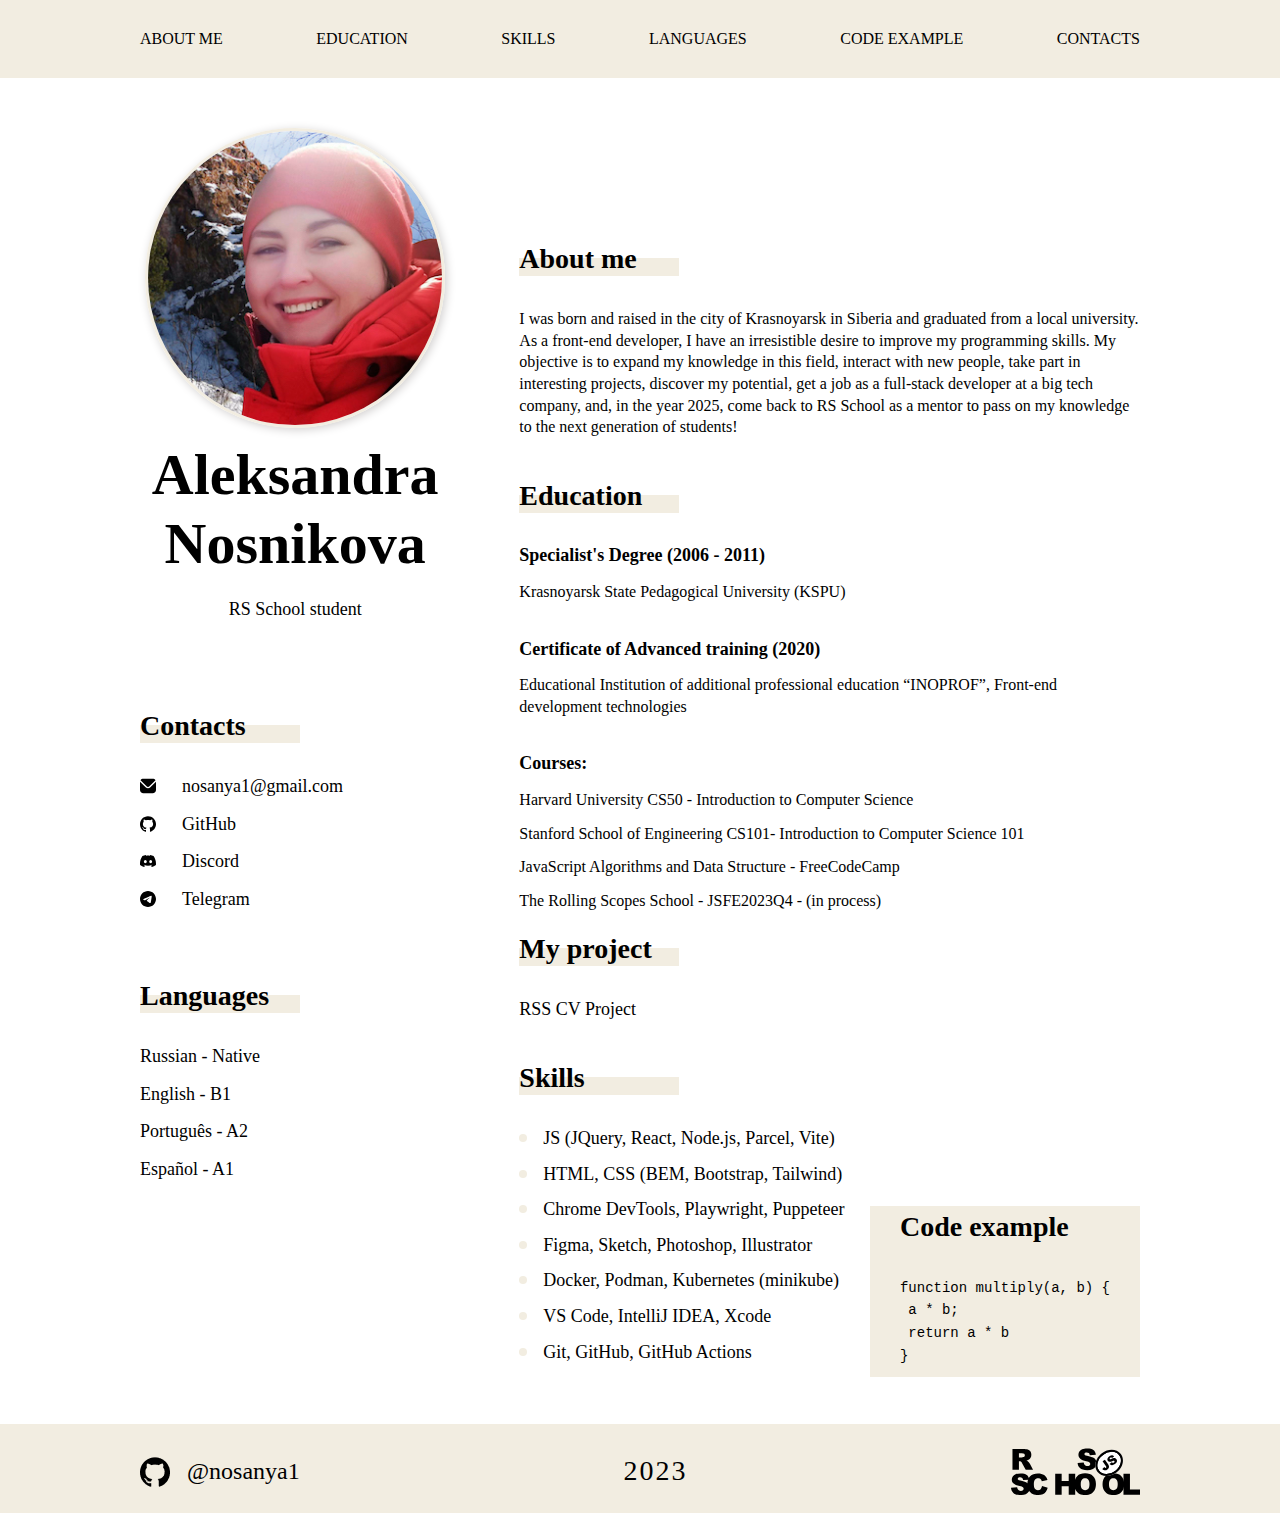
<file: index.html>
<!DOCTYPE html>
<html lang="en">
  <head>
    <meta charset="UTF-8">
    <meta http-equiv="X-UA-Compatible" content="IE=edge">
    <meta name="viewport" content="width=device-width, initial-scale=1.0">
    <meta name="description" content="Aleksandra Nosnikova rsschool-cv-html">
    <meta name="author" content="Aleksandra Nosnikova">
    <title>RSS CV</title>
    <link rel="preconnect" href="https://fonts.googleapis.com">
    <link rel="preconnect" href="https://fonts.gstatic.com" crossorigin>
    <link href="https://fonts.googleapis.com/css2?family=Poppins:ital,wght@0,300;0,400;0,600;1,400&display=swap" rel="stylesheet">
    <link rel="icon" href="assets/favicon/Dapino-Teenage-Girl-Girl-idea.ico">
    <link rel="stylesheet" href="style.css">
  </head>
  <body>
    <header class="header">
      <div class="container">
        <nav class="menu">
          <span class="hamburger">
            <span class="hamburger__line"></span>
          </span>
          <ul class="menu__list">
            <li class="menu__item">
              <a class="menu__link" href="#about">
                About me
              </a>
            </li>
            <li class="menu__item">
              <a class="menu__link" href="#education">
                Education
              </a>
            </li>
            <li class="menu__item">
              <a class="menu__link" href="#skills">
                Skills
              </a>
            </li>
            <li class="menu__item">
              <a class="menu__link" href="#languages">
                Languages
              </a>
            </li>
            <li class="menu__item">
              <a class="menu__link" href="#code">
                Code example
              </a>
            </li>
            <li class="menu__item">
              <a class="menu__link" href="#contacts">
                Contacts
              </a>
            </li>
          </ul>
        </nav>
      </div>
    </header>
    <main class="main">
      <div class="container">
        <div class="wrapper">
          <div class="column">
            <section class="person">
              <div class="person__img-box">
                <img class="person__img" src="assets/images/cv-300x300.jpg" alt="Aleksandra Nosnikova">
              </div>
              <div class="person__title-box">
                <h1 class="person__title main-title">Aleksandra <br> Nosnikova</h1>
                <p class="person__subtitle">RS School student</p>
              </div>
            </section>
            <section class="contacts" id="contacts">
              <h2 class="contacts__title title">
                Contacts
              </h2>
              <ul class="contacts__list">
                <li class="contacts__item">
                  <a class="contacts__link link__mail" href="maito:nosanya1@gmail.com">nosanya1@gmail.com</a>
                </li>
                <li class="contacts__item">
                  <a class="contacts__link link__github" href="https://github.com/nosanya1">GitHub</a>
                </li>
                <li class="contacts__item">
                  <a class="contacts__link link__discord" href="https://discordapp.com/users/aleksandra_nosnikova_39249">Discord</a>
                </li>
                <li class="contacts__item">
                  <a class="contacts__link link__telegram" href="https://t.me/Aleksandra_Nosnikova" target="_blank">Telegram</a>
                </li></ul>
              </section>
              <section class="lang" id="languages">
                <h2 class="lang__title title">
                  Languages
                </h2>
                <ul class="lang__list">
                  <li class="lang__item">Russian - Native</li>
                  <li class="lang__item">English - B1</li>
                  <li class="lang__item">Português - A2</li>
                  <li class="lang__item">Español - A1</li>
                </ul>
              </section>
            </div>
            <div class="column">
              <section class="profile" id="about">
                <h2 class="profile__title title">About me</h2>
                <p class="profile__text">I was born and raised in the city of Krasnoyarsk in Siberia and graduated from a local university. As a front-end developer, I have an irresistible desire to improve my programming skills. My objective is to expand my knowledge in this field, interact with new people, take part in interesting projects, discover my potential, get a job as a full-stack developer at a big tech company, and, in the year 2025, come back to RS School as a mentor to pass on my knowledge to the next generation of students!</p>
              </section>
              <section class="education" id="education">
                <h2 class="education__title title">Education</h2>
                <h3 class="education__subtitle">Specialist's Degree (2006 - 2011)</h3>
                <p class="education__desc">Krasnoyarsk State Pedagogical University (KSPU)</p>
                <h3 class="education__subtitle">Certificate of Advanced training (2020)</h3>
                <p class="education__desc">Educational Institution of additional professional
              education “INOPROF”, Front-end development technologies</p>
              <h3 class="education__subtitle">Courses:</h3>
              <ul class="education__list">
                <li class="education__item">
                  <a class="education__link" href="https://pll.harvard.edu/course/cs50-introduction-computer-science">
                    Harvard University CS50 - Introduction to Computer Science
                  </a>
                </li>
                <li class="education__item">
                  <a class="education__link" href="https://online.stanford.edu/courses/soe-ycscs101-computer-science-101">
                    Stanford School of Engineering CS101- Introduction to Computer Science 101
                  </a>
                </li>
                <li class="education__item">
                  <a class="education__link" href="https://www.freecodecamp.org/learn/javascript-algorithms-and-data-structures/">
                    JavaScript Algorithms and Data Structure - FreeCodeCamp
                  </a>
                </li>
                <li class="education__item">
                  <a class="education__link"
                  href="https://rs.school/js/">
                  The Rolling Scopes School - JSFE2023Q4 - (in process)
                </a>
              </li>
            </ul>
          </section>
          <section class="project">
            <h2 class="project__title title">My project</h2>
            <a class="project__link" href="https://nosanya1.github.io/rsschool-cv/cv">RSS CV Project</a>
          </section>
          <div class="hard-skills__inner">
            <section class="skills" id="skills">
              <h2 class="skills__title title">Skills</h2>
              <ul class="skills__list">
                <li class="skills__item">JS (JQuery, React, Node.js, Parcel, Vite)</li>
                <li class="skills__item">HTML, CSS (BEM, Bootstrap, Tailwind)</li>
                <li class="skills__item">Chrome DevTools, Playwright, Puppeteer</li>
                <li class="skills__item">Figma, Sketch, Photoshop, Illustrator</li>
                <li class="skills__item">Docker, Podman, Kubernetes (minikube)</li>
                <li class="skills__item">VS Code, IntelliJ IDEA, Xcode</li>
                <li class="skills__item">Git, GitHub, GitHub Actions</li>
              </ul>
            </section>
            <section class="code" id="code">
              <h2 class="code__title title">Code example</h2>
              <code class="code__code">function multiply(a, b)  {
        <br>&nbsp;a * b;
        <br>&nbsp;return a * b
        <br>}</code>
      </section>
    </div>
  </div>
</div>
</div>
</main>
<footer class="footer">
  <div class="container">
    <div class="footer__inner">
      <a class="footer__link footer__link-github" href="https://github.com/nosanya1">@nosanya1</a>
      <span class="footer__year">2023</span>
      <a class="footer__link" href="https://rs.school/js/">
        <img class="footer__link-img" src="assets/icons/logo-rs.svg" alt="RSS School">
      </a>
    </div>
  </div>
</footer>
<script src="assets/js/script.js"></script>
</body>
</html>
</file>
<file: style.css>
/*------------------normalize --------------*/
html {
  box-sizing: border-box;
  scroll-behavior: smooth;
}

*,
*::after,
*::before {
  box-sizing: inherit;
}

ul[class],
ol[class] {
  padding: 0;
}

h1,
body,
h3,
h2,
h4,
h5,
h6,
p,
ul[class],
ol[class],
li,
figure,
figcaption,
blockquote,
dl,
dd {
  margin: 0;
}

ul[class] {
  list-style: none;
}

img {
  max-width: 100%;
  display: block;
}

input,
button,
textarea,
select {
  font: inherit;
}

a {
  text-decoration: none;
  color: inherit;
}

/*------------------global --------------*/

body {
  font-size: 18px;
  line-height: 120%;
  color: #000;
  font-family: 'Gelasio', serif;
  font-weight: 500;
  display: flex;
  flex-direction: column;
  min-height: 100vh;
}

body.scroll{
  overflow: hidden;
}

.container {
  max-width: 1030px;
  margin: 0 auto;
  padding: 0 15px;
}

.main-title {
  font-family: 'Abhaya Libre', serif;
  font-size: 58px;
  line-height: 120%;
  font-weight: 700;
}

.title {
  font-size: 28px;
  margin-bottom: 39px;
  position: relative;
  z-index: 1;
}

/* .title::after {
  content: '';
  position: absolute;
  width: 160px;
  height: 18px;
  background-color:#E4E1F2;
  top: 10px;
  left: 0;
  z-index: -1;
} */

.title::after {
  content: '';
  position: absolute;
  width: 160px;
  height: 18px;
  background-color:#f2ede1;
  top: 10px;
  left: 0;
  z-index: -1;
}

.main {
  flex-grow: 1;
}
.wrapper {
  display: grid;
  grid-template-columns: 1fr 2fr;
  gap: 69px;
}
/*------------------header--------------*/
/* .header {
  padding: 28px 23px;
  background-color: #E4E1F2;
  margin-bottom: 50px;
} */
.header {
  padding: 28px 23px;
  background-color: #f2ede1;
  margin-bottom: 50px;
}



.menu__list {
  display: flex;
  justify-content: space-between;
  align-items: center;
  text-transform: uppercase;  
}

.menu__link {
  font-size: 16px;
  font-weight: 400;
  opacity: 1;
  transition: all 0.3s;
}
.menu__link:hover{
  opacity: 0.75;
}

/*------------------person--------------*/

.person {
  text-align: center;
}

/* .person__img-box {
  position: relative;
  z-index: 1;
  margin: 0 auto;
  width: 250px;
  height: 250px;
  border-radius: 50%;
} */
.person__img-box {
  position: relative;
  z-index: 1;
  margin: 0 auto;
  width: 300px;
  height: 300px;
  border-radius: 50%;
}

/* .person__img {
  border-radius: 50%;
  border: 10px solid #E4E1F2;
  box-shadow: 2px 2px 10px 0px #D2D0D0;
} */
/* .person__img {
  border-radius: 50%;
  border: 10px solid #f2ede1;
  box-shadow: 2px 2px 10px 0px #D2D0D0;
} */
/* .person__img {
  border-radius: 50%;
  border: 10px solid #f2ede1;
  box-shadow: 2px 2px 10px 0px #D2D0D0;
} */
.person__img {
  border-radius: 50%;
  border: 3px solid #f2ede1;
  box-shadow: 2px 2px 10px 0px #D2D0D0;
}

/* 
.person__title-box {
  position: relative;
  z-index: -1;
  margin-top: -150px;
  padding-top: 162px;
  background-color: #E4E1F2;
  padding-bottom: 20px;
}
.person__title {
  margin-bottom: 20px;
} */
.person__title-box {
  position: relative;
  z-index: -1;
  margin-top: -150px;
  padding-top: 162px;
  background-color: #ffffff;
  padding-bottom: 20px;
}
.person__title {
  margin-bottom: 20px;
}



/*------------------contacts--------------*/

.contacts {
  padding-top: 75px;
  margin-bottom: 75px;
}

.contacts__item + .contacts__item {
  padding-top: 16px;
}
.contacts__link {
  position: relative;
  padding-left: 42px;
 }

.contacts__link::before {
  content: '';
  position: absolute;
  width: 16px;
  height: 16px;
  top: 2px;
  left: 0;
}
.contacts__link {
  margin-right: 40px;
  display: flex;
  gap:40px
}


.link__telegram::before{
  content: url(assets/icons/telegram.svg);
}

.link__github::before{
  content: url(assets/icons/github.svg);
}

.link__mail::before{
  content: url(assets/icons/mail.svg);
}

.link__discord::before{
  content: url(assets/icons/discord.svg);
}



/*------------------languages--------------*/

.lang__item +  .lang__item {
  padding-top: 16px;
}

/*------------------profile--------------*/
.profile {
  padding-top: 120px;
  margin-bottom: 27px;
}

.profile__text{
  font-size: 16px;
}

/*------------------education--------------*/
.education {
  padding-top: 20px;
  margin-bottom: 27px;
}
.education__subtitle {
  font-size: 18px;
  margin-bottom: 14px;
}
.education__desc {
  margin-bottom: 36px;
}

.education__item + .education__item {
  padding-top: 12px;
}

.education__desc,
.education__link {
  font-size: 16px;
}

/*------------------job--------------*/
.job {
  padding-top: 20px;
  margin-bottom: 47px;
}

.job__subtitle {
  font-size: 18px;
  margin-bottom: 8px;
}

.job__desc {
  font-size: 16px;
 margin-bottom: 26px;
}

/*------------------project--------------*/
.project {
  margin-bottom: 47px;
}

/*------------------skills--------------*/

.skills__item {
  position: relative;
  padding-left: 24px;
  margin-bottom: 14px;
}

/* .skills__item::before {
  content: '';
  position: absolute;
  top: 6px;
  left: 0;
  width: 8px;
  height: 8px;
  border-radius: 50%;
  background-color: #E4E1F2;
} */
.skills__item::before {
  content: '';
  position: absolute;
  top: 6px;
  left: 0;
  width: 8px;
  height: 8px;
  border-radius: 50%;
  background-color: #f2ede1;
}




.skills__item::before {
  content: '';
  position: absolute;
  top: 6px;
  left: 0;
  width: 8px;
  height: 8px;
  border-radius: 50%;
  background-color: #f2ede1;
}



/*------------------code--------------*/
/* .code {
  font-size: 14px;
  max-width: 430px;
  background-color: rgba(228, 225, 242, 0.37);
  padding: 10px 30px;
} */
.code {
  font-size: 14px;
  max-width: 430px;
  background-color: #f2ede1;
  padding: 10px 30px;
}

.hard-skills__inner {
  display: flex;
  justify-content: space-between;
  align-items: flex-end;
  margin-bottom: 47px;
}

/*------------------footer--------------*/
/* .footer {
  background-color: #E4E1F2;
  flex-shrink: 0;
} */
/* .footer {
  background-color: #f2ede1;
  flex-shrink: 0;
} */
.footer {
  background-color: #f2ede1;
  flex-shrink: 0;
}

.footer__inner {
  padding: 23px 0 18px;
  display: flex;
  justify-content: space-between;
  align-items: center;
  font-size: 24px;
  line-height: 120%;
  column-gap: 30px;
}

.footer__link-github {
  position: relative;
  padding-left: 47px;
  opacity: 1;
  transition: all 0.3s;
}

.footer__link-github::before {
  content: url(assets/icons/github.png);
  position: absolute;
  width: 30px;
  height: 30px;
  top: 0;
  left: 0;
}

.footer__link {
  opacity: 1;
  transition: all 0.3s;
}
.footer__link:hover{
  opacity: 0.75;
}

.footer__year {
font-size: 28px;
letter-spacing: 2px;
}



.hamburger {
  display: none;
  width: 30px;
  height: 22px;
  position: relative;
  top: 4px;
  z-index: 100;
  transition: all 0.3s;
  cursor: pointer;
}

.hamburger::before {
  display: none;
  width: 100%;
  background-color: #000;
  height: 2px;
  position: absolute;
  content: '';
  top: 0;
  left: 0;
}
.hamburger::after {
  display: none;
  width: 100%;
  background-color: #000;
  height: 2px;
  position: absolute;
  content: '';
  bottom: 0;
  left: 0;
}

.hamburger__line {
  display: none;
  width: 100%;
  background-color: #000;
  height: 2px;
  position: absolute;
  content: '';
  top: 50%;
  transform: translateY(-50%);
  left: 0;   
}


/*-----------header-active-----------------*/

.header.header--active .menu__list {
  transform: translateY(0%);
}
.header.header--active .hamburger {
  transform: rotate(0deg);  
}


/*-----------media--------------------*/

@media screen and (max-width: 960px) {
 .hamburger,
 .hamburger::before,
 .hamburger::after,
 .hamburger__line {
  display: inline-block;
 }
 /* .menu__list {
  flex-direction: column;
  gap: 4rem;
  justify-content: center;
  align-items: center;
  text-align: center;
  position: absolute;
  z-index: 10;
  top: 0;
  right: 0;
  left: 0;
  transform: translateY(-200%);
  width: 100%;
  min-height: 100vh;
  background-color: #E4E1F2;
  backdrop-filter: blur(7px);
  transition: all 0.5s;
 } */

 .menu__list {
  flex-direction: column;
  gap: 4rem;
  justify-content: center;
  align-items: center;
  text-align: center;
  position: absolute;
  z-index: 10;
  top: 0;
  right: 0;
  left: 0;
  transform: translateY(-200%);
  width: 100%;
  min-height: 100vh;
  background-color:  #f2ede1;
  backdrop-filter: blur(7px);
  transition: all 0.5s;
 }



 .header.header--active .hamburger {
  transform: rotate(90deg);   
}

 .hard-skills__inner {
  flex-direction: column;
  align-items: start;
}

.skills {
  margin-bottom: 45px;
}
}

@media screen and (max-width: 768px) {
  .wrapper {
    grid-template-columns: 1fr;
    gap: 0;
  }

  .contacts {
    padding-top: 45px;
    margin-bottom: 45px;
  }

  .lang {
    margin-bottom: 45px;
  }

  .profile {
    padding-top: 0;
  }

  .footer__link-github {
    font-size: 18px;
  }

  .footer__year {
    font-size: 22px;
  }

  .footer__link-img {
    max-width: 80%;
  }
}

@media screen and (max-width: 500px) {
  .footer__inner {
    flex-wrap: wrap;
    align-items: center;
  }
  .footer__link,
  .footer__year {
    margin-bottom: 20px;
  }
 
}
</file>
